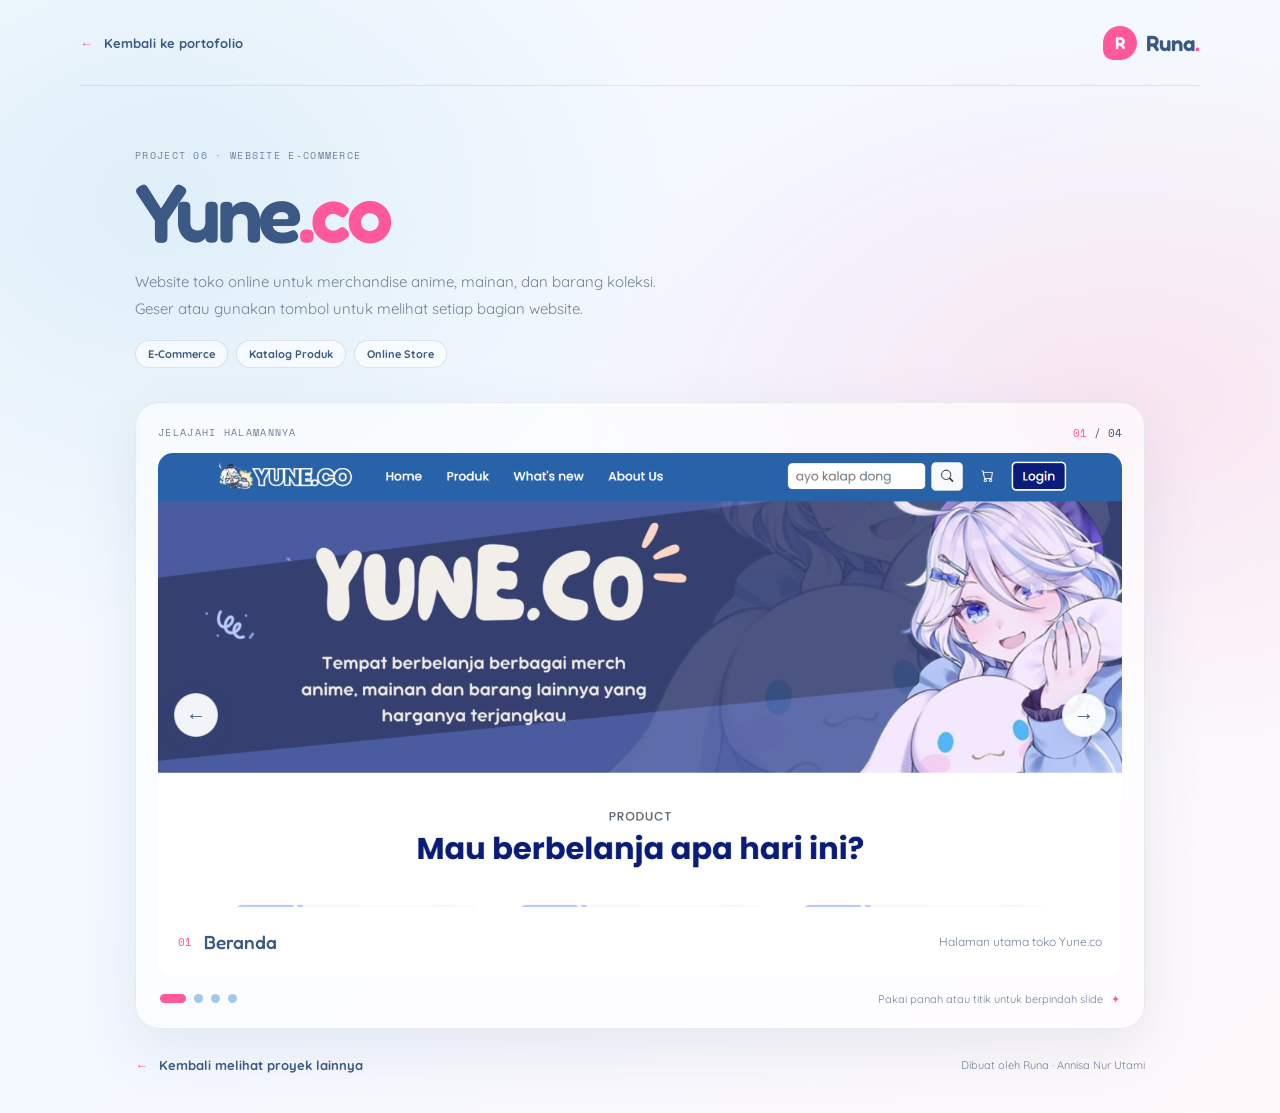
<file: yune.html>
<!doctype html>
<html lang="id">
  <head>
    <meta charset="utf-8">
    <meta name="viewport" content="width=device-width, initial-scale=1">
    <meta name="theme-color" content="#f8fbff">
    <meta name="description" content="Jelajahi bagian-bagian website toko online Yune.co karya Annisa Nur Utami.">
    <title>Yune.co — Proyek Runa</title>
    <link rel="preconnect" href="https://fonts.googleapis.com">
    <link rel="preconnect" href="https://fonts.gstatic.com" crossorigin>
    <link href="https://fonts.googleapis.com/css2?family=Caveat:wght@500;600;700&family=Fredoka:wght@400;500;600;700&family=Nunito:wght@400;500;600;700;800&family=Quicksand:wght@400;500;600;700&family=Space+Mono:wght@400;700&display=swap" rel="stylesheet">
    <link rel="stylesheet" href="yune.css">
    <script src="yune.js" defer></script>
  </head>
  <body>
    <header class="project-header">
      <a class="back-link" href="index.html#portofolio"><span aria-hidden="true">←</span> Kembali ke portofolio</a>
      <a class="brand" href="index.html" aria-label="Runa, kembali ke beranda"><span class="brand-mark">R</span> Runa<span class="brand-dot">.</span></a>
    </header>

    <main class="project-page">
      <section class="project-intro" aria-labelledby="project-title">
        <p class="eyebrow">PROJECT 06 · WEBSITE E-COMMERCE</p>
        <h1 id="project-title">Yune<span>.co</span></h1>
        <p class="intro-copy">Website toko online untuk merchandise anime, mainan, dan barang koleksi. Geser atau gunakan tombol untuk melihat setiap bagian website.</p>
        <ul class="project-tags" aria-label="Kategori proyek">
          <li>E-Commerce</li>
          <li>Katalog Produk</li>
          <li>Online Store</li>
        </ul>
      </section>

      <section class="gallery" aria-label="Slide halaman website Yune.co">
        <div class="gallery-topline">
          <span class="gallery-kicker">JELAJAHI HALAMANNYA</span>
          <span class="slide-count" aria-live="polite"><span id="current-slide">01</span> / 04</span>
        </div>

        <div class="slide-frame">
          <div class="slides" id="slides">
            <figure class="slide is-active" aria-hidden="false">
              <img src="assets/projects/yune-shop-home.png" alt="Tampilan halaman beranda website Yune.co">
              <figcaption><span>01</span><strong>Beranda</strong><small>Halaman utama toko Yune.co</small></figcaption>
            </figure>
            <figure class="slide" aria-hidden="true">
              <img src="assets/projects/yune-shop-products.png" alt="Tampilan katalog produk website Yune.co" loading="lazy">
              <figcaption><span>02</span><strong>Produk</strong><small>Jelajahi koleksi dan katalog produk</small></figcaption>
            </figure>
            <figure class="slide" aria-hidden="true">
              <img src="assets/projects/yune-shop-about.png" alt="Tampilan halaman tentang Yune.co" loading="lazy">
              <figcaption><span>03</span><strong>Tentang</strong><small>Kenali cerita di balik Yune.co</small></figcaption>
            </figure>
            <figure class="slide" aria-hidden="true">
              <img src="assets/projects/yune-shop-news.png" alt="Tampilan halaman berita website Yune.co" loading="lazy">
              <figcaption><span>04</span><strong>Berita</strong><small>Info dan kabar terbaru dari Yune.co</small></figcaption>
            </figure>
          </div>
          <button class="slide-arrow slide-previous" type="button" aria-label="Lihat slide sebelumnya" aria-controls="slides">←</button>
          <button class="slide-arrow slide-next" type="button" aria-label="Lihat slide berikutnya" aria-controls="slides">→</button>
        </div>

        <div class="gallery-controls">
          <div class="slide-dots" role="group" aria-label="Pilih halaman website">
            <button type="button" class="slide-dot is-active" aria-label="Tampilkan slide Beranda" aria-pressed="true" data-slide="0"></button>
            <button type="button" class="slide-dot" aria-label="Tampilkan slide Produk" aria-pressed="false" data-slide="1"></button>
            <button type="button" class="slide-dot" aria-label="Tampilkan slide Tentang" aria-pressed="false" data-slide="2"></button>
            <button type="button" class="slide-dot" aria-label="Tampilkan slide Berita" aria-pressed="false" data-slide="3"></button>
          </div>
          <p class="swipe-hint">Pakai panah atau titik untuk berpindah slide <span aria-hidden="true">✦</span></p>
        </div>
      </section>

      <footer class="project-footer">
        <a href="index.html#portofolio"><span aria-hidden="true">←</span> Kembali melihat proyek lainnya</a>
        <span>Dibuat oleh Runa · Annisa Nur Utami</span>
      </footer>
    </main>
  </body>
</html>
</file>
<file: yune.css>
:root {
  --blue: #a7c7e7;
  --pale-yellow: #fef8b8;
  --pink: #ff82b2;
  --ice: #b2d8ec;
  --navy: #3b5984;
  --hot-pink: #ff599c;
  --ink: #283b59;
  --muted: #71819b;
  --paper: #fbfdff;
}

* { box-sizing: border-box; }
body {
  min-width: 320px;
  min-height: 100vh;
  margin: 0;
  color: var(--ink);
  background:
    radial-gradient(ellipse at 12% 18%, rgba(178, 216, 236, .34), transparent 34%),
    radial-gradient(ellipse at 88% 36%, rgba(255, 130, 178, .16), transparent 36%),
    linear-gradient(135deg, #f7fbff 0%, #f4f8ff 48%, #fff8fb 100%);
  font-family: "Quicksand", sans-serif;
}
button, a { font: inherit; }
a { color: inherit; }
.project-header {
  display: flex;
  width: min(1120px, calc(100% - 64px));
  min-height: 86px;
  margin: 0 auto;
  align-items: center;
  justify-content: space-between;
  border-bottom: 1px solid rgba(59, 89, 132, .12);
}
.back-link, .project-footer a {
  color: var(--navy);
  font-size: 13px;
  font-weight: 800;
  text-decoration: none;
}
.back-link span, .project-footer a span { margin-right: 7px; color: var(--hot-pink); }
.brand {
  display: inline-flex;
  align-items: center;
  color: var(--navy);
  font-family: "Fredoka", sans-serif;
  font-size: 22px;
  font-weight: 600;
  text-decoration: none;
}
.brand-mark {
  display: grid;
  width: 34px;
  height: 34px;
  margin-right: 9px;
  place-items: center;
  border-radius: 50% 50% 50% 10px;
  color: white;
  background: var(--hot-pink);
  font-size: 17px;
}
.brand-dot { color: var(--hot-pink); }
.project-page { width: min(1010px, calc(100% - 64px)); margin: 0 auto; }
.project-intro { max-width: 680px; padding: 62px 0 34px; }
.eyebrow, .gallery-kicker {
  margin: 0;
  color: var(--muted);
  font-family: "Space Mono", monospace;
  font-size: 10px;
  letter-spacing: .13em;
}
.project-intro h1 {
  margin: 8px 0 6px;
  color: var(--navy);
  font-family: "Fredoka", sans-serif;
  font-size: clamp(54px, 8vw, 82px);
  font-weight: 600;
  letter-spacing: -.055em;
  line-height: 1;
}
.project-intro h1 span { color: var(--hot-pink); }
.intro-copy { max-width: 560px; margin: 15px 0 0; color: var(--muted); font-size: 15px; line-height: 1.8; }
.project-tags { display: flex; margin: 18px 0 0; padding: 0; flex-wrap: wrap; gap: 8px; list-style: none; }
.project-tags li { padding: 6px 12px; border: 1px solid rgba(59, 89, 132, .15); border-radius: 30px; color: var(--navy); background: rgba(255, 255, 255, .64); font-size: 11px; font-weight: 700; }
.gallery { padding: 22px; border: 1px solid rgba(59, 89, 132, .11); border-radius: 24px; background: rgba(255, 255, 255, .62); box-shadow: 0 20px 60px rgba(59, 89, 132, .1); }
.gallery-topline { display: flex; min-height: 28px; align-items: flex-start; justify-content: space-between; }
.slide-count { color: var(--navy); font-family: "Space Mono", monospace; font-size: 11px; }
.slide-count span { color: var(--hot-pink); }
.slide-frame { position: relative; overflow: hidden; border-radius: 15px; background: #edf4fa; touch-action: pan-y; }
.slides { display: grid; }
.slide { display: none; margin: 0; }
.slide.is-active { display: block; animation: slide-enter .28s ease both; }
.slide img { display: block; width: 100%; max-height: min(68vh, 680px); min-height: 260px; object-fit: contain; object-position: center top; background: #f3f7fb; }
.slide figcaption { display: flex; min-height: 70px; padding: 12px 20px; align-items: center; gap: 12px; background: white; }
.slide figcaption > span { color: var(--hot-pink); font-family: "Space Mono", monospace; font-size: 11px; }
.slide figcaption strong { color: var(--navy); font-family: "Fredoka", sans-serif; font-size: 19px; font-weight: 500; }
.slide figcaption small { margin-left: auto; color: var(--muted); font-size: 12px; text-align: right; }
.slide-arrow {
  position: absolute;
  top: 50%;
  display: grid;
  width: 44px;
  height: 44px;
  place-items: center;
  border: 1px solid rgba(59, 89, 132, .14);
  border-radius: 50%;
  color: var(--navy);
  background: rgba(255, 255, 255, .94);
  box-shadow: 0 5px 18px rgba(59, 89, 132, .15);
  cursor: pointer;
  font-size: 20px;
  transform: translateY(-50%);
  transition: color .2s ease, background .2s ease, transform .2s ease;
}
.slide-arrow:hover { color: white; background: var(--hot-pink); transform: translateY(-50%) scale(1.06); }
.slide-previous { left: 16px; }
.slide-next { right: 16px; }
.gallery-controls { display: flex; padding: 15px 2px 0; align-items: center; justify-content: space-between; gap: 12px; }
.slide-dots { display: flex; align-items: center; gap: 8px; }
.slide-dot { width: 9px; height: 9px; padding: 0; border: 0; border-radius: 20px; background: var(--blue); cursor: pointer; transition: width .2s ease, background .2s ease; }
.slide-dot.is-active { width: 26px; background: var(--hot-pink); }
.swipe-hint { margin: 0; color: var(--muted); font-size: 11px; text-align: right; }
.swipe-hint span { margin-left: 5px; color: var(--hot-pink); }
.project-footer { display: flex; padding: 28px 0 40px; align-items: center; justify-content: space-between; gap: 14px; }
.project-footer > span { color: var(--muted); font-size: 11px; }
a:focus-visible, button:focus-visible { outline: 3px solid var(--hot-pink); outline-offset: 4px; }
@keyframes slide-enter { from { opacity: .5; transform: translateX(10px); } to { opacity: 1; transform: translateX(0); } }
@media (max-width: 600px) {
  .project-header, .project-page { width: calc(100% - 36px); }
  .project-header { min-height: 70px; }
  .back-link { font-size: 11px; }
  .brand { font-size: 19px; }
  .brand-mark { width: 30px; height: 30px; }
  .project-intro { padding: 43px 0 25px; }
  .project-intro h1 { font-size: 58px; }
  .intro-copy { font-size: 13px; }
  .gallery { padding: 13px; border-radius: 18px; }
  .gallery-kicker { font-size: 8px; }
  .slide img { min-height: 210px; max-height: 58vh; }
  .slide figcaption { min-height: 62px; padding: 10px 12px; gap: 8px; }
  .slide figcaption strong { font-size: 17px; }
  .slide figcaption small { max-width: 43%; font-size: 10px; }
  .slide-arrow { width: 36px; height: 36px; font-size: 17px; }
  .slide-previous { left: 9px; }
  .slide-next { right: 9px; }
  .swipe-hint { max-width: 190px; font-size: 9px; }
  .project-footer { align-items: flex-start; flex-direction: column; }
}
@media (prefers-reduced-motion: reduce) {
  *, *::before, *::after { scroll-behavior: auto !important; animation-duration: .01ms !important; transition-duration: .01ms !important; }
}
</file>
